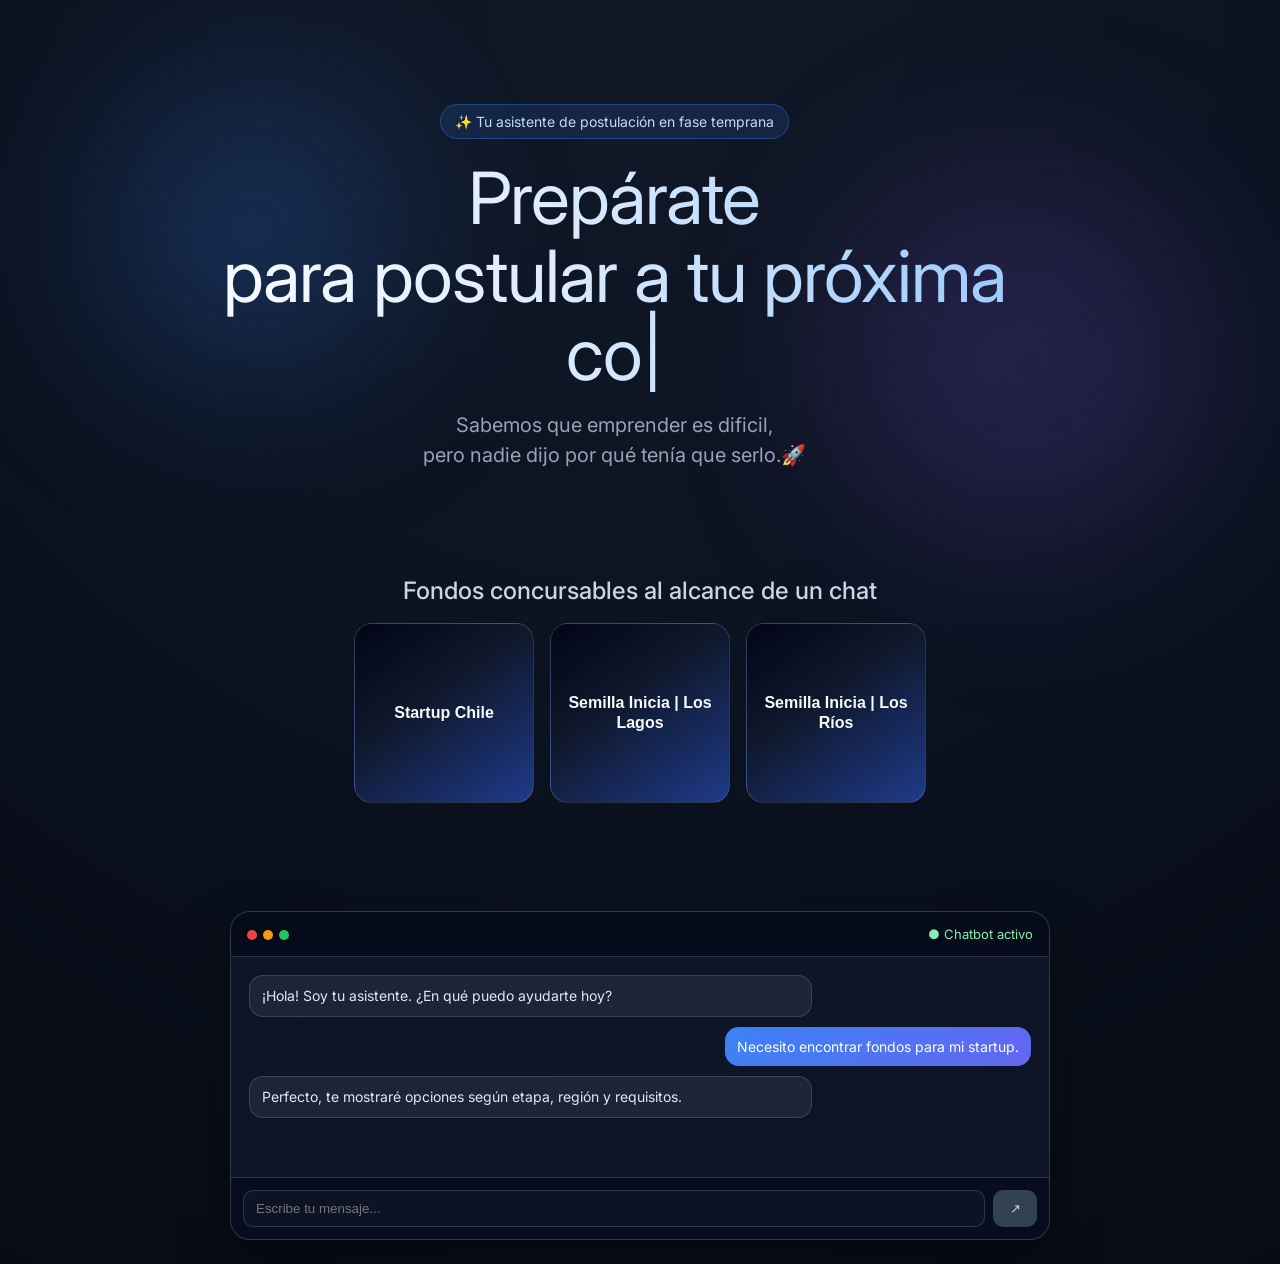
<file: index.html>
<!DOCTYPE html>
<html lang="es">
<head>
  <meta charset="UTF-8">
  <meta name="viewport" content="width=device-width, initial-scale=1.0">
  <title>Chatea con tu próxima convocatoria</title>
  <link rel="preconnect" href="https://fonts.googleapis.com">
  <link rel="preconnect" href="https://fonts.gstatic.com" crossorigin>
  <link href="https://fonts.googleapis.com/css2?family=Inter:wght@400;600;800&display=swap" rel="stylesheet">
  <link rel="stylesheet" href="styles.css?v=10">
  <link rel="icon" href="./favicon.ico">
</head>
  
<body>
    <div class="bg-glow bg-glow-1"></div>
  <div class="bg-glow bg-glow-2"></div>

    <main class="page">
    <section class="hero">
      <div class="badge">
        ✨ Tu asistente de postulación en fase temprana
      </div>
      
    <h1 class="hero-title">
  <span class="line">Prepárate <br></span>
  <span class="line">para postular a tu próxima <br><span id="dynamic-text"></span><span class="cursor">|</span></span>
</h1>
      <p class="subtitle">
        Sabemos que emprender es dificil,<br>
        pero nadie dijo por qué tenía que serlo.🚀
      </p>
    </section>

   <section class="funds">
    <h2>Fondos concursables al alcance de un chat</h2>
    <div class="button-container">
      <button id="Talca" onclick="location.href='StartupChile/index.html'">Startup Chile</button>
      <button id="LasCondes" onclick="location.href='IniciaLosLagos/index.html'">Semilla Inicia | Los Lagos</button>
      <button id="Digital" onclick="location.href='IniciaLosRios/index.html'">Semilla Inicia | Los Ríos</button>
    </div>
   </section>

     <!-- Preview visual del chatbot -->
    <section class="chat-preview">
      <div class="chat-window">
        <div class="chat-topbar">
          <div class="dots">
            <span></span><span></span><span></span>
          </div>
          <div class="status">● Chatbot activo</div>
        </div>

        <div class="chat-body">
          <div class="msg bot">
            ¡Hola! Soy tu asistente. ¿En qué puedo ayudarte hoy?
          </div>
          <div class="msg user">
            Necesito encontrar fondos para mi startup.
          </div>
          <div class="msg bot">
            Perfecto, te mostraré opciones según etapa, región y requisitos.
          </div>
        </div>

        <div class="chat-input">
          <input type="text" placeholder="Escribe tu mensaje..." disabled />
          <button disabled>↗</button>
        </div>
      </div>
    </section>
  </main>
  
  <script src="main.js"></script>

  <script id="cursor-track">
document.querySelectorAll(".button-container button").forEach(btn => {
  btn.addEventListener("mousemove", e => {
    const rect = btn.getBoundingClientRect();
    const x = ((e.clientX - rect.left) / rect.width) * 100;
    const y = ((e.clientY - rect.top) / rect.height) * 100;

    btn.style.setProperty("--x", x + "%");
    btn.style.setProperty("--y", y + "%");
  });
});
</script>
</body>
</body>
</html>
</file>
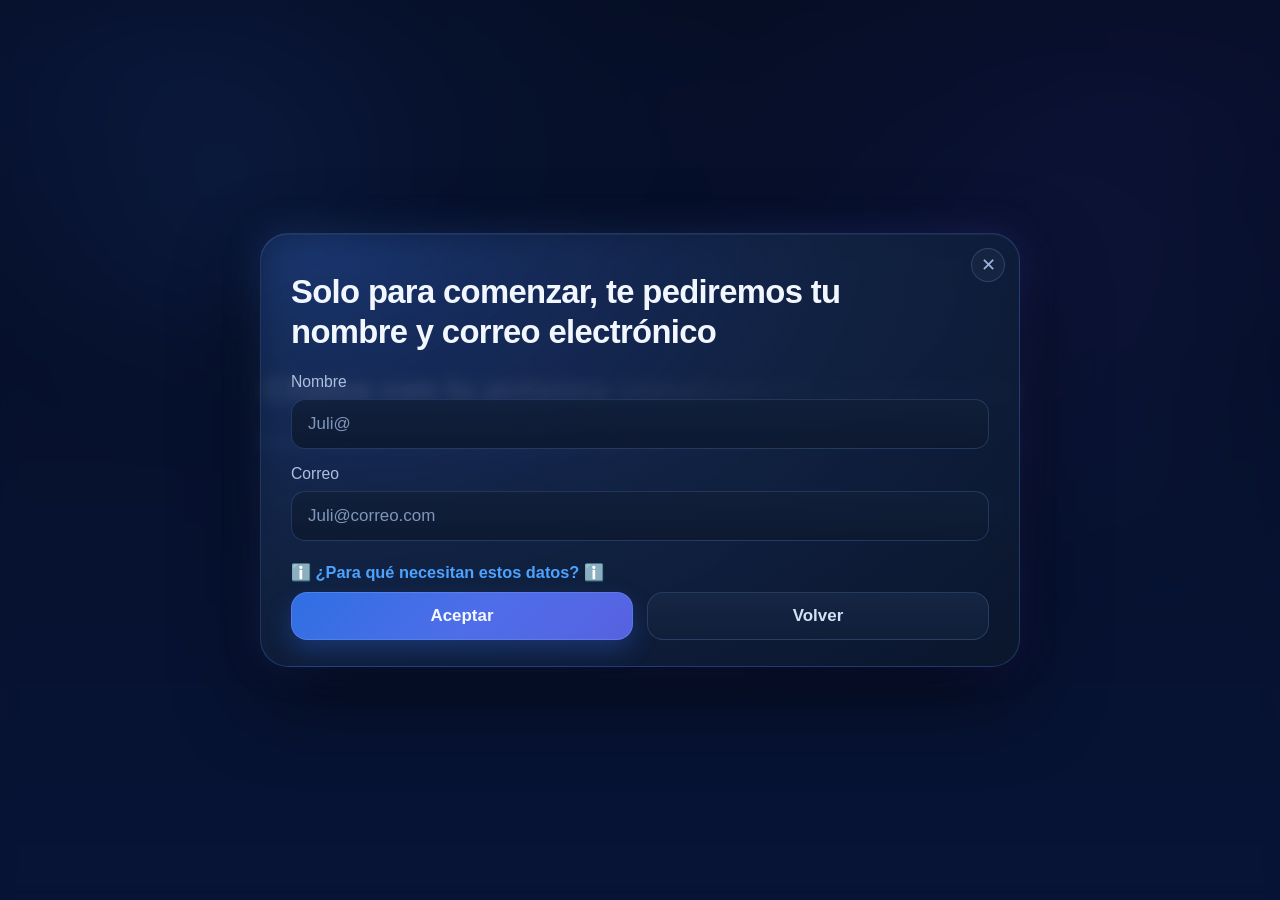
<file: IniciaLosLagos/index.html>
<!DOCTYPE html>
<html lang="es">
<head>
  <meta charset="UTF-8">
  <meta name="viewport" content="width=device-width, initial-scale=1.0">
  <title>Demo del proyecto "Chatea con tu próxima convocatoria"</title>

  <!-- Fuente Montserrat -->
  <link rel="preconnect" href="https://fonts.googleapis.com">
  <link rel="preconnect" href="https://fonts.gstatic.com" crossorigin>
  <link href="https://fonts.googleapis.com/css2?family=Montserrat:wght@400;600;700&display=swap" rel="stylesheet">
  
  <link rel="stylesheet" href="styles.css">
</head>
<body>

  <!-- Modal de acceso -->
  <div class="login-overlay" id="loginOverlay">
    <div class="login-panel">
      <button class="modal-close" id="modalCloseBtn" type="button" aria-label="Cerrar">✕</button>

      <h2 class="modal-title">
         Solo para comenzar, te pediremos tu <span class="bold">nombre y correo</span> electrónico
      </h2>

      <div class="modal-field">
         <label class="field-label" for="loginName">Nombre</label>
      <input
        id="loginName"
        type="text"
        placeholder="Juli@"
        autocomplete="off"
        autocapitalize="none"
        spellcheck="false"
      />
      </div>

       <div class="modal-field">
      <label class="field-label" for="loginEmail">Correo</label>
      <input
        id="loginEmail"
        type="email"
        placeholder="Juli@correo.com"
        autocomplete="off"
        autocapitalize="none"
        spellcheck="false"
      />
    </div>

      <button
      type="button"
      id="infoToggleBtn"
      class="info-toggle"
      aria-expanded="false"
    >
      ℹ️ ¿Para qué necesitan estos datos? ℹ️
    </button>

      <div id="consentInfoBox" class="history-box" hidden>
      Este chatbot está pensado para facilitar tu experiencia de postulación a fondos concursables.🚀<br>
      Al registrar tu nombre y correo, nos estarás permitiendo contactarte para recoger retroalimentación y mejorar día a día.📈<br>
      Así democratizaremos el acceso a mejores oportunidades de crecimiento. 🤝<br>
  </div>

      <div class="button-container">
        <button id="acceptBtn" type="button">Aceptar</button>
        <button id="backBtn" type="button">Volver</button>
      </div>
    </div>
  </div>

<div id="app">

  <!-- Pantalla inicial -->
  <div id="start-screen">
    <h1>Chatea con tu próxima convocatoria concursable</h1>
    <p>Puedes preguntar acerca de las bases, plazos, objetivos y especificaciones técnicas de esta convocatoria.</p>
    <div class="input-wrapper" id="input-box">
      <textarea id="chat-input-start" placeholder="¿Qué quieres saber sobre esta convocatoria?"></textarea>
<button id="send-btn-start">&#8629;</button>
    </div>
  </div>

  <!-- Chat -->
  <div id="chat-screen" class="hidden">
    <div id="messages"></div>

    <div class="input-wrapper bottom">
      <textarea id="chat-input-chat"></textarea>
<button id="send-btn-chat">&#8629;</button>
    </div>
  </div>
</div>

  <script src="main.js" defer></script>
</body>
</html>
</file>
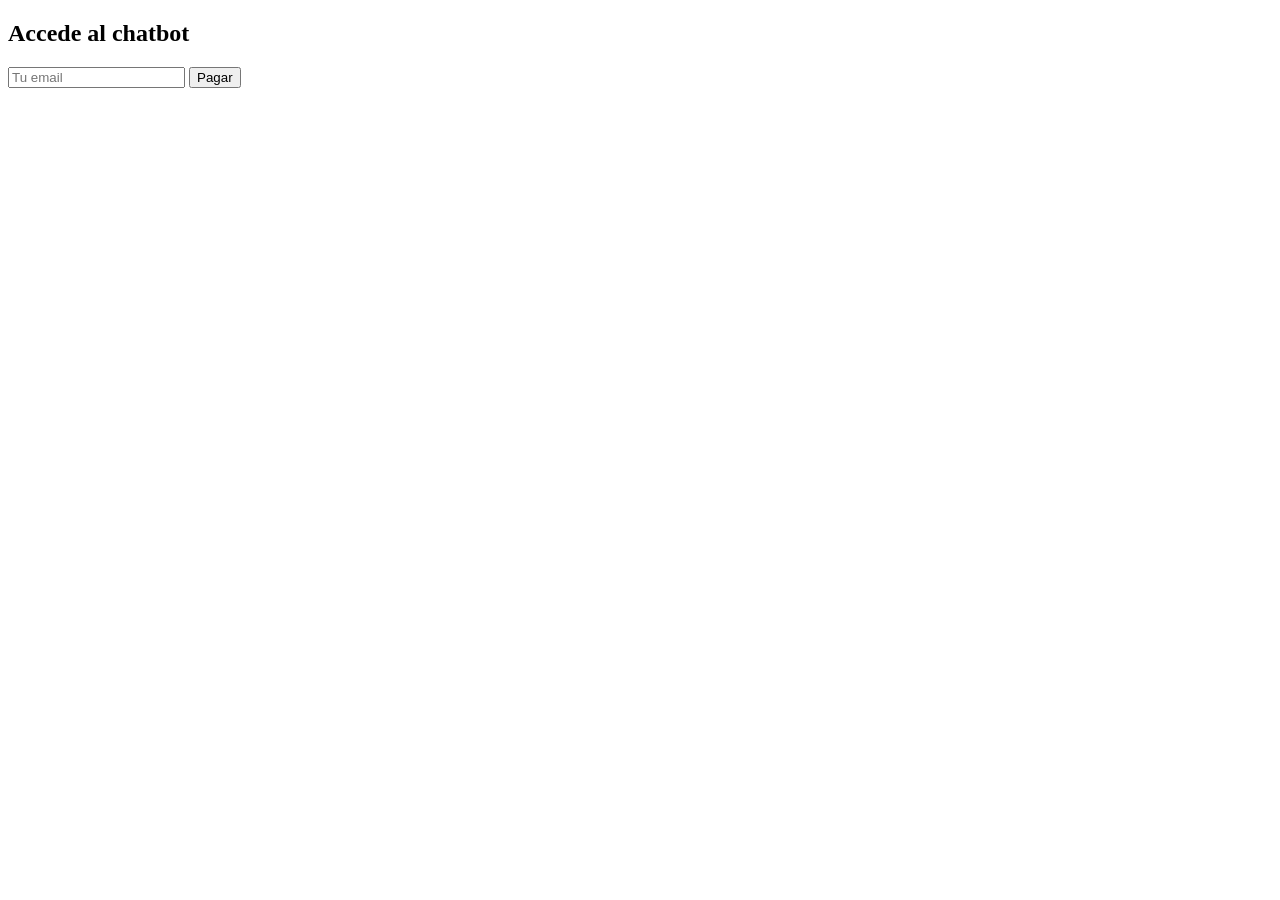
<file: pago/index.html>
<!DOCTYPE html>
<html lang="es">
<head>
  <meta charset="UTF-8" />
  <title>FounderBot</title>
  <script src="https://sdk.mercadopago.com/js/v2"></script>
</head>
<body>

  <h2>Accede al chatbot</h2>

  <input type="email" id="email" placeholder="Tu email" />
  <button onclick="iniciarPago()">Pagar</button>

  <div id="wallet_container"></div>

  <script>
    const mp = new MercadoPago("TEST-692da58e-8f55-49f9-8db7-282196f9aa4f", {
      locale: "es-CL"
    });

    async function iniciarPago() {
      const email = document.getElementById("email").value;

      if (!email) {
        alert("Ingresa tu email");
        return;
      }

      // ⚠️ Llamamos a tu backend para crear preferencia
      const res = await fetch("https://founder-backend-yo6y.onrender.com/create-payment", {
        method: "POST",
        headers: {
          "Content-Type": "application/json"
        },
        body: JSON.stringify({ email })
      });

      const data = await res.json();

      const preferenceId = data.preference_id;

      // 🔥 Render del Brick
      mp.bricks().create("wallet", "wallet_container", {
        initialization: {
          preferenceId: preferenceId
        }
      });
    }
  </script>
</body>
</html>
</file>
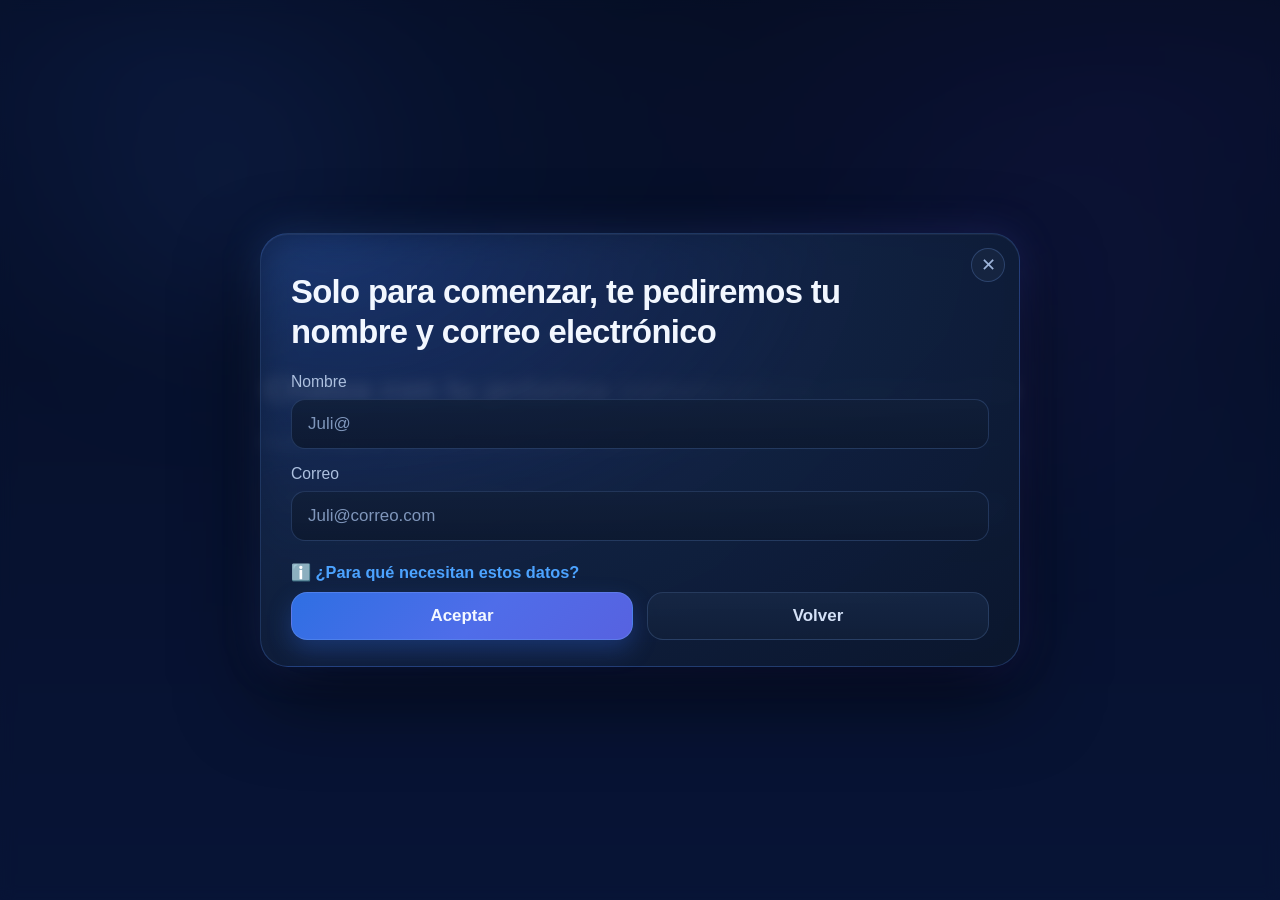
<file: StartupChile/index.html>
<!DOCTYPE html>
<html lang="es">
<head>
  <meta charset="UTF-8">
  <meta name="viewport" content="width=device-width, initial-scale=1.0">
  <title>Demo del proyecto "Chatea con tu próxima convocatoria"</title>

  <!-- Fuente Montserrat -->
  <link rel="preconnect" href="https://fonts.googleapis.com">
  <link rel="preconnect" href="https://fonts.gstatic.com" crossorigin>
  <link href="https://fonts.googleapis.com/css2?family=Montserrat:wght@400;600;700&display=swap" rel="stylesheet">
  
  <link rel="stylesheet" href="styles.css">
</head>
<body>

  <!-- Modal de acceso -->
  <div class="login-overlay" id="loginOverlay">
    <div class="login-panel">
      <button class="modal-close" id="modalCloseBtn" type="button" aria-label="Cerrar">✕</button>

      <h2 class="modal-title">
         Solo para comenzar, te pediremos tu <span class="bold">nombre y correo</span> electrónico
      </h2>

      <div class="modal-field">
         <label class="field-label" for="loginName">Nombre</label>
      <input
        id="loginName"
        type="text"
        placeholder="Juli@"
        autocomplete="off"
        autocapitalize="none"
        spellcheck="false"
      />
      </div>

       <div class="modal-field">
      <label class="field-label" for="loginEmail">Correo</label>
      <input
        id="loginEmail"
        type="email"
        placeholder="Juli@correo.com"
        autocomplete="off"
        autocapitalize="none"
        spellcheck="false"
      />
    </div>

      <button
      type="button"
      id="infoToggleBtn"
      class="info-toggle"
      aria-expanded="false"
    >
      ℹ️ ¿Para qué necesitan estos datos?
    </button>

      <div id="consentInfoBox" class="history-box" hidden>
      Este chatbot está pensado para facilitar tu experiencia de postulación a fondos concursables.
      Al registrar tu nombre y correo, nos permites contactarte para recoger feedback y mejorar esta solución.<br>
      Con esto, nos estarás ayudando a democratizar el acceso a la información.
    </div>

      <div class="button-container">
        <button id="acceptBtn" type="button">Aceptar</button>
        <button id="backBtn" type="button">Volver</button>
      </div>
    </div>
  </div>

<div id="app">

  <!-- Pantalla inicial -->
  <div id="start-screen">
    <h1>Chatea con tu próxima convocatoria concursable</h1>
    <p>Puedes preguntar acerca de las bases, plazos, objetivos y especificaciones técnicas de esta convocatoria.</p>
    <div class="input-wrapper" id="input-box">
      <textarea id="chat-input-start" placeholder="¿Qué quieres saber sobre esta convocatoria?"></textarea>
<button id="send-btn-start">&#8629;</button>
    </div>
  </div>

  <!-- Chat -->
  <div id="chat-screen" class="hidden">
    <div id="messages"></div>

    <div class="input-wrapper bottom">
      <textarea id="chat-input-chat"></textarea>
<button id="send-btn-chat">&#8629;</button>
    </div>
  </div>
</div>

  <script src="main.js" defer></script>
</body>
</html>
</file>
<file: styles.css>
:root {
  --bg: #0b1220;
  --card: rgba(15, 23, 42, 0.8);
  --text: #e2e8f0;
  --muted: #94a3b8;
  --primary: #3b82f6;
  --primary-2: #6366f1;
  --border: rgba(148, 163, 184, 0.25);
}

/* Reset */
* {box-sizing: border-box;}

html, body {
  font-family: 'Inter', system-ui, sans-serif;
  margin: 0;
  min-height: 100%;
  background: radial-gradient(circle at top, #111827 0%, #0b1220 50%, #070b14 100%);
  color: var(--text);
}

 .page {
  max-width: 1100px;
  margin: 0 auto;
  padding: 24px;
  position: relative;
  z-index: 2;
}

.bg-glow {
  position: fixed;
  border-radius: 999px;
  filter: blur(90px);
  pointer-events: none;
  z-index: 1;
}
.bg-glow-1 {
  width: 300px; height: 300px;
  top: 80px; left: 8%;
  background: rgba(59, 130, 246, 0.25);
}
.bg-glow-2 {
  width: 360px; height: 360px;
  top: 180px; right: 6%;
  background: rgba(139, 92, 246, 0.2);
}

/* ========================= HERO */

.hero {
  text-align: center;
  max-width: 1000px;
  padding: 80px 24px;
}

.badge {
  display: inline-block;
  padding: 8px 14px;
  border-radius: 999px;
  border: 1px solid rgba(59,130,246,.35);
  background: rgba(59,130,246,.14);
  color: #bfdbfe;
  font-size: 14px;
  margin-bottom: 20px;
}

.hero-title {
  margin: 0;
  font-size: clamp(2rem, 6vw, 4.5rem);
  line-height: 1.08;
  font-weight: 400; 
  letter-spacing: -1px;
  background: linear-gradient(90deg, #ffffff 0%, #dbeafe 45%, #93c5fd 100%);
  -webkit-background-clip: text;
  -webkit-text-fill-color: transparent;
}

.subtitle {
  margin: 18px 0 0;
  color: var(--muted);
  font-size: clamp(1rem, 2.2vw, 1.25rem);
  line-height: 1.5;
}

.funds { margin-top: 26px; text-align: center; }

.funds h2 {
  font-weight: 500;
  margin-bottom: 18px;
  color: #cbd5e1;
}

/* ========================= BOTONES */

.button-container {
  display: flex;
  justify-content: center;
  gap: 16px;
  flex-wrap: wrap;
}

.button-container button {
  width: 180px;
  min-height: 180px;
  border: 1px solid var(--border);
  border-radius: 18px;
  background: linear-gradient(135deg, rgba(30,41,59,.9), rgba(15,23,42,.95));
  color: #f8fafc;
  padding: 16px;
  font-size: 16px;
  font-weight: 600;
  line-height: 1.25;
  cursor: pointer;
  transition: transform .2s ease, border-color .2s ease, box-shadow .2s ease;
    position: relative;
  overflow: hidden;
  z-index: 0;
}

.button-container button:hover {
  transform: translateY(-4px);
  border-color: rgba(96,165,250,.5);
  box-shadow: 0 12px 32px rgba(0,0,0,.3);
}
/* box-shadow: 0 8px 20px rgba(0,0,0,0.25); --si no te gusta la otra */

/* ========================= GRADIENTES */

#Talca,
#LasCondes,
#Digital {
  background: linear-gradient(145deg, #020617 0%, #0f172a 40%, #1e3a8a 100%);
}

#Talca:hover,
#LasCondes:hover,
#Digital:hover {
  box-shadow: 0 0 25px rgba(59, 130, 246, 0.35);
  transform: translateY(-6px);
}

/* ========================= HOVER */

.button-container button:hover {
  transform: translateY(-6px) scale(1.02);

  box-shadow:
    0 12px 30px rgba(0, 0, 0, 0.4),
    0 0 25px rgba(99, 102, 241, 0.3);

  border: 1px solid rgba(99, 102, 241, 0.4);

  filter: brightness(1.1);
}

/* ========================= GLOW INTERNO */

.button-container button::before {
  content: "";
  position: absolute;
  inset: 0;
  border-radius: inherit;

  background: radial-gradient(
    circle at var(--x, 50%) var(--y, 50%),
    rgba(255,255,255,0.25),
    transparent 60%
  );

  opacity: 0;
  transition: opacity 0.2s ease;
}

.button-container button:hover::before {
  opacity: 1;
}
/* ========================= Chat preview */
.chat-preview {
  margin-top: 108px;
  display: flex;
  justify-content: center;
}

.chat-window {
  width: min(820px, 100%);
  border: 1px solid var(--border);
  border-radius: 20px;
  overflow: hidden;
  background: var(--card);
  backdrop-filter: blur(8px);
  box-shadow: 0 20px 50px rgba(0,0,0,.35);
}

.chat-topbar {
  display: flex;
  align-items: center;
  justify-content: space-between;
  padding: 12px 16px;
  border-bottom: 1px solid var(--border);
  background: rgba(2, 6, 23, 0.6);
}

.status {
  color: #86efac;
  font-size: 13px;
}

.chat-body {
  padding: 18px;
  display: flex;
  flex-direction: column;
  gap: 10px;
  min-height: 220px;
}

.msg {
  max-width: 72%;
  padding: 10px 12px;
  border-radius: 14px;
  font-size: 14px;
  line-height: 1.4;
}
.msg.bot {
  background: rgba(30,41,59,.9);
  border: 1px solid var(--border);
  color: #e2e8f0;
}
.msg.user {
  margin-left: auto;
  background: linear-gradient(135deg, var(--primary), var(--primary-2));
  color: #fff;
}

.chat-input {
  border-top: 1px solid var(--border);
  padding: 12px;
  display: flex;
  gap: 8px;
  background: rgba(2, 6, 23, 0.45);
}
.chat-input input {
  flex: 1;
  border: 1px solid var(--border);
  border-radius: 10px;
  background: rgba(15,23,42,.7);
  color: #cbd5e1;
  padding: 10px 12px;
}
.chat-input button {
  width: 44px;
  border: none;
  border-radius: 10px;
  background: #334155;
  color: #cbd5e1;
}

.dots span {
  display: inline-block;
  width: 10px; height: 10px;
  border-radius: 999px;
  margin-right: 6px;
}

.dots span:nth-child(1){ background:#ef4444; }
.dots span:nth-child(2){ background:#f59e0b; }
.dots span:nth-child(3){ background:#22c55e; }

.status {
  color: #86efac;
  font-size: 13px;
}

.chat-body {
  padding: 18px;
  display: flex;
  flex-direction: column;
  gap: 10px;
  min-height: 220px;
}

.msg {
  max-width: 72%;
  padding: 10px 12px;
  border-radius: 14px;
  font-size: 14px;
  line-height: 1.4;
}
.msg.bot {
  background: rgba(30,41,59,.9);
  border: 1px solid var(--border);
  color: #e2e8f0;
}
.msg.user {
  margin-left: auto;
  background: linear-gradient(135deg, var(--primary), var(--primary-2));
  color: #fff;
}

.chat-input {
  border-top: 1px solid var(--border);
  padding: 12px;
  display: flex;
  gap: 8px;
  background: rgba(2, 6, 23, 0.45);
}
.chat-input input {
  flex: 1;
  border: 1px solid var(--border);
  border-radius: 10px;
  background: rgba(15,23,42,.7);
  color: #cbd5e1;
  padding: 10px 12px;
}
.chat-input button {
  width: 44px;
  border: none;
  border-radius: 10px;
  background: #334155;
  color: #cbd5e1;
}

/* ========================= MOBILE */

@media (max-width: 640px) {
  body {
    padding: 1.25em;
  }

  .button-container {
    flex-direction: column;
    gap: 16px;
  }

  .button-container button {
    width: 100%;
    max-width: 260px;
  }
}
</file>
<file: IniciaLosLagos/styles.css>
/* Fix sizing global */
*, *::before, *::after {
  box-sizing: border-box;
}
/* Base layout ------------------------------------------------------------- */
html, body {
  height: 100%;
  margin: 0;
  overflow: hidden; /* sin scroll en escena 1 */
  font-family: Arial, sans-serif;
}

/* Base app */
#app {
  height: 100%;
  position: relative;
  min-height: 100%;
  overflow: hidden;

  /* Fondo  fachada */
  background:
    radial-gradient(1000px 500px at 12% 8%, rgba(40, 100, 255, 0.20), transparent 60%),
    radial-gradient(900px 420px at 88% 12%, rgba(86, 64, 255, 0.15), transparent 60%),
    linear-gradient(180deg, #06153a 0%, #0a1f57 55%, #0b2466 100%);
}

/* Glows suaves */
#app::before,
#app::after {
  content: "";
  position: absolute;
  border-radius: 999px;
  filter: blur(80px);
  pointer-events: none;
  z-index: 0;
}
#app::before {
  width: 250px;
  height: 250px;
  top: 70px;
  left: 8%;
  background: rgba(79, 140, 255, 0.16);
}
#app::after {
  width: 300px;
  height: 300px;
  top: 180px;
  right: 6%;
  background: rgba(116, 84, 255, 0.12);
}

/* Login overlay ------------------------------------------------------------ */
.login-overlay {
  position: fixed;
  inset: 0;
  background: rgba(6, 10, 20, 0.58);
  backdrop-filter: blur(7px);
  display: flex;
  align-items: center;
  justify-content: center;
  padding: 18px;
  z-index: 1000;
}

.login-overlay[hidden] {
  display: none;
}

/* Glow externo */
.login-panel {
  position: relative;
  width: min(760px, 100%);
  border-radius: 28px;
  padding: 30px 30px 26px;
  color: #e8eefc;
  background:
    radial-gradient(120% 140% at 10% 0%, rgba(44, 94, 186, 0.18) 0%, rgba(17, 34, 65, 0.95) 55%, rgba(11, 23, 45, 0.98) 100%);
  border: 1px solid rgba(79, 131, 220, 0.28);
  box-shadow:
    0 30px 80px rgba(0, 0, 0, 0.55),
    inset 0 1px 0 rgba(255, 255, 255, 0.05);
}

/* Halo suave alrededor */
.login-panel::before {
  content: "";
  position: absolute;
  inset: -1px;
  border-radius: inherit;
  background: linear-gradient(135deg, rgba(74, 144, 255, 0.22), rgba(109, 64, 255, 0.16));
  filter: blur(18px);
  z-index: -1;
}

.modal-close {
  position: absolute;
  top: 14px;
  right: 14px;
  width: 34px;
  height: 34px;
  border-radius: 999px;
  border: 1px solid rgba(105, 147, 222, 0.28);
  background: rgba(23, 38, 66, 0.85);
  color: #9db4da;
  cursor: pointer;
  font-size: 18px;
  line-height: 1;
  display: inline-flex;
  align-items: center;
  justify-content: center;
  transition: all .2s ease;
}
.modal-close:hover {
  border-color: rgba(126, 170, 255, 0.5);
  color: #dbe8ff;
  transform: scale(1.03);
}

.modal-title {
  margin: 8px 0 22px;
  max-width: 580px;
  font-size: clamp(1.45rem, 2.6vw, 2.05rem);
  line-height: 1.2;
  font-weight: 600;
  letter-spacing: -0.02em;
  color: #f2f7ff;
}

.modal-field {
  margin-bottom: 16px;
}

.field-label {
  display: block;
  margin: 0 0 8px;
  color: #adc0df;
  font-size: 0.98rem;
  font-weight: 500;
}

.login-panel input {
  width: 100%;
  border-radius: 14px;
  border: 1px solid rgba(87, 127, 193, 0.28);
  background: linear-gradient(180deg, rgba(17, 31, 57, 0.85), rgba(13, 25, 48, 0.9));
  color: #e6eeff;
  padding: 14px 16px;
  font-size: 1.06rem;
  outline: none;
  transition: border-color .2s ease, box-shadow .2s ease, background .2s ease;
}
.login-panel input::placeholder {
  color: #7f96bb;
}
.login-panel input:focus {
  border-color: rgba(92, 153, 255, 0.6);
  box-shadow: 0 0 0 3px rgba(69, 131, 255, 0.18);
  background: linear-gradient(180deg, rgba(18, 33, 61, 0.9), rgba(14, 27, 51, 0.94));
}

.info-toggle {
  margin-top: 6px;
  margin-bottom: 10px;
  background: transparent;
  border: none;
  color: #4ca3ff;
  cursor: pointer;
  font-size: 1.02rem;
  font-weight: 600;
  display: inline-flex;
  align-items: center;
  gap: 8px;
  padding: 0;
  transition: color .2s ease;
}
.info-toggle:hover {
  color: #7fc0ff;
}

.history-box {
  margin-top: 4px;
  margin-bottom: 18px;
  border-radius: 16px;
  border: 1px solid rgba(88, 125, 186, 0.28);
  background: linear-gradient(180deg, rgba(21, 37, 66, 0.72), rgba(17, 31, 57, 0.78));
  color: #d6e4ff;
  padding: 16px 18px;
  line-height: 1.6;
  font-size: 1rem;
}

.button-container {
  display: grid;
  grid-template-columns: 1fr 1fr;
  gap: 14px;
}

.button-container button {
  width: 100%;
  border: 1px solid rgba(95, 129, 188, 0.28);
  border-radius: 16px;
  padding: 13px 14px;
  font-size: 1.06rem;
  font-weight: 600;
  cursor: pointer;
  transition: transform .18s ease, box-shadow .2s ease, filter .2s ease;
}

/* Primary */
#acceptBtn {
  color: #f3f8ff;
  background: linear-gradient(135deg, #2f6fe3, #4f6de9 55%, #5762e0);
  box-shadow: 0 10px 24px rgba(51, 103, 220, 0.32);
  border-color: rgba(105, 150, 241, 0.45);
}
#acceptBtn:hover {
  transform: translateY(-1px);
  filter: brightness(1.05);
}

/* Secondary */
#backBtn {
  color: #d3e0f6;
  background: linear-gradient(180deg, rgba(22, 39, 69, 0.92), rgba(17, 31, 57, 0.95));
}
#backBtn:hover {
  transform: translateY(-1px);
  border-color: rgba(120, 160, 224, 0.45);
}

/* Mobile */
@media (max-width: 700px) {
  .login-panel {
    padding: 22px 18px 18px;
    border-radius: 22px;
  }

  .modal-title {
    font-size: clamp(1.25rem, 6vw, 1.7rem);
    margin-top: 4px;
  }

  .button-container {
    grid-template-columns: 1fr;
  }
}

/* Escena inicial */
#start-screen {
  height: 100%;
  display: flex;
  flex-direction: column;
  justify-content: center;
  align-items: center;
  text-align: center;
  position: relative;
  z-index: 1;
  padding: 0 16px;
}

#start-screen h1 {
  margin-bottom: 10px;
  color: #eef4ff;
}

#start-screen p {
  color: #b7c9ef;
  margin-bottom: 20px;
  max-width: 760px;
}

/* Input de primera pregunta */
#start-screen .input-wrapper {
  position: relative;
  width: min(760px, 92%);
  margin: 0 auto;
}

#start-screen #chat-input-start {
  width: 100%;
  min-height: 54px;
  resize: none;
  padding: 14px 58px 14px 16px;
  border-radius: 24px;
  border: 1px solid rgba(108, 146, 218, 0.35);
  background: rgba(14, 29, 66, 0.85);
  color: #e7f0ff;
  box-shadow: 0 8px 22px rgba(5, 16, 42, 0.35);
  font-size: 16px;
  line-height: 1.35;
  box-sizing: border-box;
}

#start-screen #send-btn-start {
  position: absolute;
  right: 10px;
  top: 50%;
  transform: translateY(-50%);
  width: 36px;
  height: 36px;
  border-radius: 50%;
  border: none;
  background: linear-gradient(135deg, #2f7cf0, #5b64f0);
  color: #fff;
  cursor: pointer;
}

.chat-mode #messages {
  border-radius: 12px;
}

/* Input inferior del chat */
.chat-mode #chat-screen .input-wrapper.bottom {
  background: rgba(7, 20, 49, 0.55);
  border-top: 1px solid rgba(110, 145, 214, 0.2);
}

/* Burbujas: bot oscuro, user azul */
.chat-mode .msg.bot {
  background: rgba(24, 42, 78, 0.92);
  border: 1px solid rgba(103, 136, 202, 0.25);
  color: #eaf2ff;
}

.chat-mode .msg.user {
  background: linear-gradient(135deg, #2f7cf0, #5a63ef);
  border: 1px solid rgba(122, 153, 221, 0.3);
  color: #fff;
}

/* Chat */
#chat-screen {
  height: 100%;
  display: flex;
  flex-direction: column;
}

/* mensajes */
#messages {
  flex: 1;
  overflow-y: auto;
  padding: 20px;
}

/* 🔥 CUANDO ESTÁ EN CHAT
   Layout centrado + burbujas izquierda/derecha */

.chat-mode #chat-screen {
  width: 100%;
  max-width: 900px;
  margin: 0 auto;
  height: 100vh;
  display: flex;
  flex-direction: column;
}

.chat-mode #chat-screen .input-wrapper.bottom {
  position: sticky;
  bottom: 0;
  width: 100%;
  box-sizing: border-box;
  background: rgba(7, 20, 49, 0.55);
  border-top: 1px solid rgba(110, 145, 214, 0.2);
}

/* Mensajes */
.chat-mode #messages {
  flex: 1;
  overflow-y: auto;
  padding: 18px 16px 96px;
  box-sizing: border-box;
  display: flex;
  flex-direction: column;
  gap: 10px;
  align-items: stretch; /* evita centrado global de burbujas */
}

/* Input fijo abajo, dentro de la columna central */
.chat-mode #chat-screen .input-wrapper.bottom {
  position: sticky;
  bottom: 0;
  width: 100%;
  box-sizing: border-box;
  border-top: 1px solid rgba(110, 145, 214, 0.2);
}

/* Chat bubbles 🫧 */
.chat-mode .msg {
  width: fit-content;
  max-width: 82%;
  padding: 12px 14px;
  border-radius: 16px;
  line-height: 1.45;
  font-size: 0.98rem;
  box-shadow: 0 1px 3px rgba(0, 0, 0, .06);
  animation-duration: 260ms;
  animation-fill-mode: both;
  word-wrap: break-word;
  overflow-wrap: anywhere;
}

/* Párrafo justificado dentro de burbuja */
.chat-mode .msg p {
  margin: 0;
  text-align: justify;
  text-justify: inter-word;
}


/* Usuario: derecha, azul brillante tipo "pill" */
.chat-mode .msg.user {
  margin-left: auto;
  margin-right: 0;
  background: linear-gradient(135deg, #2f7cff 0%, #2a64ff 100%);
  color: #eaf2ff;
  border: 1px solid rgba(114, 168, 255, 0.35);
  border-radius: 16px;
  box-shadow: 0 0 0 1px rgba(70, 130, 255, 0.15), 0 8px 22px rgba(47, 124, 255, 0.28);
  animation-name: slideInRight;
}

/* Bot: izquierda, azul oscuro sutil */
.chat-mode .msg.bot {
  margin-left: 0;
  margin-right: auto;
  background: rgba(25, 42, 74, 0.82);
  color: #e6f0ff;
  border: 1px solid rgba(90, 125, 182, 0.28);
  border-radius: 16px;
  box-shadow: inset 0 1px 0 rgba(255, 255, 255, 0.04);
  animation-name: slideInLeft;
}

/* ===== Igualar input/chat final al estilo del input inicial ===== */
.chat-mode #chat-screen .input-wrapper.bottom {
  position: sticky;
  bottom: 0;
  width: 100%;
  box-sizing: border-box;
  padding: 10px 12px 14px;
  background: transparent; /* mantiene el fondo del chat */
  border-top: none;
}

.chat-mode #chat-screen .input-wrapper.bottom {
  position: sticky;
  bottom: 0;
}

.chat-mode #chat-screen .input-wrapper.bottom textarea#chat-input-chat {
  width: 100%;
  min-height: 54px;
  resize: none;
  padding: 14px 58px 14px 16px;
  border-radius: 24px;
  border: 1px solid rgba(108, 146, 218, 0.35);
  background: rgba(14, 29, 66, 0.85);
  color: #e7f0ff;
  box-shadow: 0 8px 22px rgba(5, 16, 42, 0.35);
  font-size: 16px;
  line-height: 1.35;
  box-sizing: border-box;
}

.chat-mode #chat-screen .input-wrapper.bottom button#send-btn-chat {
  position: absolute;
  right: 22px;
  top: 50%;
  transform: translateY(-50%);
  width: 36px;
  height: 36px;
  border-radius: 50%;
  border: none;
  background: linear-gradient(135deg, #2f7cf0, #5b64f0);
  color: #fff;
  cursor: pointer;
}

/* Animación de entrada */
@keyframes slideInRight {
  from { opacity: 0; transform: translateX(20px); }
  to   { opacity: 1; transform: translateX(0); }
}
@keyframes slideInLeft {
  from { opacity: 0; transform: translateX(-20px); }
  to   { opacity: 1; transform: translateX(0); }
}

/* "Pensando..." */
.chat-mode .msg.typing {
  display: inline-flex;
  align-items: center;
  gap: clamp(12px, 4vw, 32px);
  min-width: 58px;
}

.chat-mode .msg.typing .dot {
  width: 7px;
  height: 7px;
  border-radius: 50%;
  background: currentColor;
  opacity: .35;
  animation: pulse 1.1s infinite ease-in-out;
}
.chat-mode .msg.typing .dot:nth-child(2) { animation-delay: .15s; }
.chat-mode .msg.typing .dot:nth-child(3) { animation-delay: .3s; }

@keyframes pulse {
  0%, 80%, 100% { transform: scale(0.8); opacity: .35; }
  40% { transform: scale(1.15); opacity: 1; }
}

@media (max-width: 640px) {
  .login-panel {
    padding: 1.5em 1.2em;
  }

  .input-wrapper {
    padding: 0 4px; /* más compacto en mobile */
  }
}
</file>
<file: StartupChile/styles.css>
/* Fix sizing global */
*, *::before, *::after {
  box-sizing: border-box;
}
/* Base layout ------------------------------------------------------------- */
html, body {
  height: 100%;
  margin: 0;
  overflow: hidden; /* sin scroll en escena 1 */
  font-family: Arial, sans-serif;
}

/* Base app */
#app {
  height: 100%;
  position: relative;
  min-height: 100%;
  overflow: hidden;

  /* Fondo  fachada */
  background:
    radial-gradient(1000px 500px at 12% 8%, rgba(40, 100, 255, 0.20), transparent 60%),
    radial-gradient(900px 420px at 88% 12%, rgba(86, 64, 255, 0.15), transparent 60%),
    linear-gradient(180deg, #06153a 0%, #0a1f57 55%, #0b2466 100%);
}

/* Glows suaves */
#app::before,
#app::after {
  content: "";
  position: absolute;
  border-radius: 999px;
  filter: blur(80px);
  pointer-events: none;
  z-index: 0;
}
#app::before {
  width: 250px;
  height: 250px;
  top: 70px;
  left: 8%;
  background: rgba(79, 140, 255, 0.16);
}
#app::after {
  width: 300px;
  height: 300px;
  top: 180px;
  right: 6%;
  background: rgba(116, 84, 255, 0.12);
}

/* Login overlay ------------------------------------------------------------ */
.login-overlay {
  position: fixed;
  inset: 0;
  background: rgba(6, 10, 20, 0.58);
  backdrop-filter: blur(7px);
  display: flex;
  align-items: center;
  justify-content: center;
  padding: 18px;
  z-index: 1000;
}

.login-overlay[hidden] {
  display: none;
}

/* Glow externo */
.login-panel {
  position: relative;
  width: min(760px, 100%);
  border-radius: 28px;
  padding: 30px 30px 26px;
  color: #e8eefc;
  background:
    radial-gradient(120% 140% at 10% 0%, rgba(44, 94, 186, 0.18) 0%, rgba(17, 34, 65, 0.95) 55%, rgba(11, 23, 45, 0.98) 100%);
  border: 1px solid rgba(79, 131, 220, 0.28);
  box-shadow:
    0 30px 80px rgba(0, 0, 0, 0.55),
    inset 0 1px 0 rgba(255, 255, 255, 0.05);
}

/* Halo suave alrededor */
.login-panel::before {
  content: "";
  position: absolute;
  inset: -1px;
  border-radius: inherit;
  background: linear-gradient(135deg, rgba(74, 144, 255, 0.22), rgba(109, 64, 255, 0.16));
  filter: blur(18px);
  z-index: -1;
}

.modal-close {
  position: absolute;
  top: 14px;
  right: 14px;
  width: 34px;
  height: 34px;
  border-radius: 999px;
  border: 1px solid rgba(105, 147, 222, 0.28);
  background: rgba(23, 38, 66, 0.85);
  color: #9db4da;
  cursor: pointer;
  font-size: 18px;
  line-height: 1;
  display: inline-flex;
  align-items: center;
  justify-content: center;
  transition: all .2s ease;
}
.modal-close:hover {
  border-color: rgba(126, 170, 255, 0.5);
  color: #dbe8ff;
  transform: scale(1.03);
}

.modal-title {
  margin: 8px 0 22px;
  max-width: 580px;
  font-size: clamp(1.45rem, 2.6vw, 2.05rem);
  line-height: 1.2;
  font-weight: 600;
  letter-spacing: -0.02em;
  color: #f2f7ff;
}

.modal-field {
  margin-bottom: 16px;
}

.field-label {
  display: block;
  margin: 0 0 8px;
  color: #adc0df;
  font-size: 0.98rem;
  font-weight: 500;
}

.login-panel input {
  width: 100%;
  border-radius: 14px;
  border: 1px solid rgba(87, 127, 193, 0.28);
  background: linear-gradient(180deg, rgba(17, 31, 57, 0.85), rgba(13, 25, 48, 0.9));
  color: #e6eeff;
  padding: 14px 16px;
  font-size: 1.06rem;
  outline: none;
  transition: border-color .2s ease, box-shadow .2s ease, background .2s ease;
}
.login-panel input::placeholder {
  color: #7f96bb;
}
.login-panel input:focus {
  border-color: rgba(92, 153, 255, 0.6);
  box-shadow: 0 0 0 3px rgba(69, 131, 255, 0.18);
  background: linear-gradient(180deg, rgba(18, 33, 61, 0.9), rgba(14, 27, 51, 0.94));
}

.info-toggle {
  margin-top: 6px;
  margin-bottom: 10px;
  background: transparent;
  border: none;
  color: #4ca3ff;
  cursor: pointer;
  font-size: 1.02rem;
  font-weight: 600;
  display: inline-flex;
  align-items: center;
  gap: 8px;
  padding: 0;
  transition: color .2s ease;
}
.info-toggle:hover {
  color: #7fc0ff;
}

.history-box {
  margin-top: 4px;
  margin-bottom: 18px;
  border-radius: 16px;
  border: 1px solid rgba(88, 125, 186, 0.28);
  background: linear-gradient(180deg, rgba(21, 37, 66, 0.72), rgba(17, 31, 57, 0.78));
  color: #d6e4ff;
  padding: 16px 18px;
  line-height: 1.6;
  font-size: 1rem;
}

.button-container {
  display: grid;
  grid-template-columns: 1fr 1fr;
  gap: 14px;
}

.button-container button {
  width: 100%;
  border: 1px solid rgba(95, 129, 188, 0.28);
  border-radius: 16px;
  padding: 13px 14px;
  font-size: 1.06rem;
  font-weight: 600;
  cursor: pointer;
  transition: transform .18s ease, box-shadow .2s ease, filter .2s ease;
}

/* Primary */
#acceptBtn {
  color: #f3f8ff;
  background: linear-gradient(135deg, #2f6fe3, #4f6de9 55%, #5762e0);
  box-shadow: 0 10px 24px rgba(51, 103, 220, 0.32);
  border-color: rgba(105, 150, 241, 0.45);
}
#acceptBtn:hover {
  transform: translateY(-1px);
  filter: brightness(1.05);
}

/* Secondary */
#backBtn {
  color: #d3e0f6;
  background: linear-gradient(180deg, rgba(22, 39, 69, 0.92), rgba(17, 31, 57, 0.95));
}
#backBtn:hover {
  transform: translateY(-1px);
  border-color: rgba(120, 160, 224, 0.45);
}

/* Mobile */
@media (max-width: 700px) {
  .login-panel {
    padding: 22px 18px 18px;
    border-radius: 22px;
  }

  .modal-title {
    font-size: clamp(1.25rem, 6vw, 1.7rem);
    margin-top: 4px;
  }

  .button-container {
    grid-template-columns: 1fr;
  }
}

/* Escena inicial */
#start-screen {
  height: 100%;
  display: flex;
  flex-direction: column;
  justify-content: center;
  align-items: center;
  text-align: center;
  position: relative;
  z-index: 1;
  padding: 0 16px;
}

#start-screen h1 {
  margin-bottom: 10px;
  color: #eef4ff;
}

#start-screen p {
  color: #b7c9ef;
  margin-bottom: 20px;
  max-width: 760px;
}

/* Input de primera pregunta */
#start-screen .input-wrapper {
  position: relative;
  width: min(760px, 92%);
  margin: 0 auto;
}

#start-screen #chat-input-start {
  width: 100%;
  min-height: 54px;
  resize: none;
  padding: 14px 58px 14px 16px;
  border-radius: 24px;
  border: 1px solid rgba(108, 146, 218, 0.35);
  background: rgba(14, 29, 66, 0.85);
  color: #e7f0ff;
  box-shadow: 0 8px 22px rgba(5, 16, 42, 0.35);
  font-size: 16px;
  line-height: 1.35;
  box-sizing: border-box;
}

#start-screen #send-btn-start {
  position: absolute;
  right: 10px;
  top: 50%;
  transform: translateY(-50%);
  width: 36px;
  height: 36px;
  border-radius: 50%;
  border: none;
  background: linear-gradient(135deg, #2f7cf0, #5b64f0);
  color: #fff;
  cursor: pointer;
}

.chat-mode #messages {
  border-radius: 12px;
}

/* Input inferior del chat */
.chat-mode #chat-screen .input-wrapper.bottom {
  background: rgba(7, 20, 49, 0.55);
  border-top: 1px solid rgba(110, 145, 214, 0.2);
}

/* Burbujas: bot oscuro, user azul */
.chat-mode .msg.bot {
  background: rgba(24, 42, 78, 0.92);
  border: 1px solid rgba(103, 136, 202, 0.25);
  color: #eaf2ff;
}

.chat-mode .msg.user {
  background: linear-gradient(135deg, #2f7cf0, #5a63ef);
  border: 1px solid rgba(122, 153, 221, 0.3);
  color: #fff;
}

/* Chat */
#chat-screen {
  height: 100%;
  display: flex;
  flex-direction: column;
}

/* mensajes */
#messages {
  flex: 1;
  overflow-y: auto;
  padding: 20px;
}

/* 🔥 CUANDO ESTÁ EN CHAT
   Layout centrado + burbujas izquierda/derecha */

.chat-mode #chat-screen {
  width: 100%;
  max-width: 900px;
  margin: 0 auto;
  height: 100vh;
  display: flex;
  flex-direction: column;
}

.chat-mode #chat-screen .input-wrapper.bottom {
  position: sticky;
  bottom: 0;
  width: 100%;
  box-sizing: border-box;
  background: rgba(7, 20, 49, 0.55);
  border-top: 1px solid rgba(110, 145, 214, 0.2);
}

/* Mensajes */
.chat-mode #messages {
  flex: 1;
  overflow-y: auto;
  padding: 18px 16px 96px;
  box-sizing: border-box;
  display: flex;
  flex-direction: column;
  gap: 10px;
  align-items: stretch; /* evita centrado global de burbujas */
}

/* Input fijo abajo, dentro de la columna central */
.chat-mode #chat-screen .input-wrapper.bottom {
  position: sticky;
  bottom: 0;
  width: 100%;
  box-sizing: border-box;
  border-top: 1px solid rgba(110, 145, 214, 0.2);
}

/* Chat bubbles 🫧 */
.chat-mode .msg {
  width: fit-content;
  max-width: 82%;
  padding: 12px 14px;
  border-radius: 16px;
  line-height: 1.45;
  font-size: 0.98rem;
  box-shadow: 0 1px 3px rgba(0, 0, 0, .06);
  animation-duration: 260ms;
  animation-fill-mode: both;
  word-wrap: break-word;
  overflow-wrap: anywhere;
}

/* Párrafo justificado dentro de burbuja */
.chat-mode .msg p {
  margin: 0;
  text-align: justify;
  text-justify: inter-word;
}


/* Usuario: derecha, azul brillante tipo "pill" */
.chat-mode .msg.user {
  margin-left: auto;
  margin-right: 0;
  background: linear-gradient(135deg, #2f7cff 0%, #2a64ff 100%);
  color: #eaf2ff;
  border: 1px solid rgba(114, 168, 255, 0.35);
  border-radius: 16px;
  box-shadow: 0 0 0 1px rgba(70, 130, 255, 0.15), 0 8px 22px rgba(47, 124, 255, 0.28);
  animation-name: slideInRight;
}

/* Bot: izquierda, azul oscuro sutil */
.chat-mode .msg.bot {
  margin-left: 0;
  margin-right: auto;
  background: rgba(25, 42, 74, 0.82);
  color: #e6f0ff;
  border: 1px solid rgba(90, 125, 182, 0.28);
  border-radius: 16px;
  box-shadow: inset 0 1px 0 rgba(255, 255, 255, 0.04);
  animation-name: slideInLeft;
}

/* ===== Igualar input/chat final al estilo del input inicial ===== */
.chat-mode #chat-screen .input-wrapper.bottom {
  position: sticky;
  bottom: 0;
  width: 100%;
  box-sizing: border-box;
  padding: 10px 12px 14px;
  background: transparent; /* mantiene el fondo del chat */
  border-top: none;
}

.chat-mode #chat-screen .input-wrapper.bottom {
  position: sticky;
  bottom: 0;
}

.chat-mode #chat-screen .input-wrapper.bottom textarea#chat-input-chat {
  width: 100%;
  min-height: 54px;
  resize: none;
  padding: 14px 58px 14px 16px;
  border-radius: 24px;
  border: 1px solid rgba(108, 146, 218, 0.35);
  background: rgba(14, 29, 66, 0.85);
  color: #e7f0ff;
  box-shadow: 0 8px 22px rgba(5, 16, 42, 0.35);
  font-size: 16px;
  line-height: 1.35;
  box-sizing: border-box;
}

.chat-mode #chat-screen .input-wrapper.bottom button#send-btn-chat {
  position: absolute;
  right: 22px;
  top: 50%;
  transform: translateY(-50%);
  width: 36px;
  height: 36px;
  border-radius: 50%;
  border: none;
  background: linear-gradient(135deg, #2f7cf0, #5b64f0);
  color: #fff;
  cursor: pointer;
}

/* Animación de entrada */
@keyframes slideInRight {
  from { opacity: 0; transform: translateX(20px); }
  to   { opacity: 1; transform: translateX(0); }
}
@keyframes slideInLeft {
  from { opacity: 0; transform: translateX(-20px); }
  to   { opacity: 1; transform: translateX(0); }
}

/* "Pensando..." */
.chat-mode .msg.typing {
  display: inline-flex;
  align-items: center;
  gap: clamp(12px, 4vw, 32px);
  min-width: 58px;
}

.chat-mode .msg.typing .dot {
  width: 7px;
  height: 7px;
  border-radius: 50%;
  background: currentColor;
  opacity: .35;
  animation: pulse 1.1s infinite ease-in-out;
}
.chat-mode .msg.typing .dot:nth-child(2) { animation-delay: .15s; }
.chat-mode .msg.typing .dot:nth-child(3) { animation-delay: .3s; }

@keyframes pulse {
  0%, 80%, 100% { transform: scale(0.8); opacity: .35; }
  40% { transform: scale(1.15); opacity: 1; }
}

@media (max-width: 640px) {
  .login-panel {
    padding: 1.5em 1.2em;
  }

  .input-wrapper {
    padding: 0 4px; /* más compacto en mobile */
  }
}
</file>
